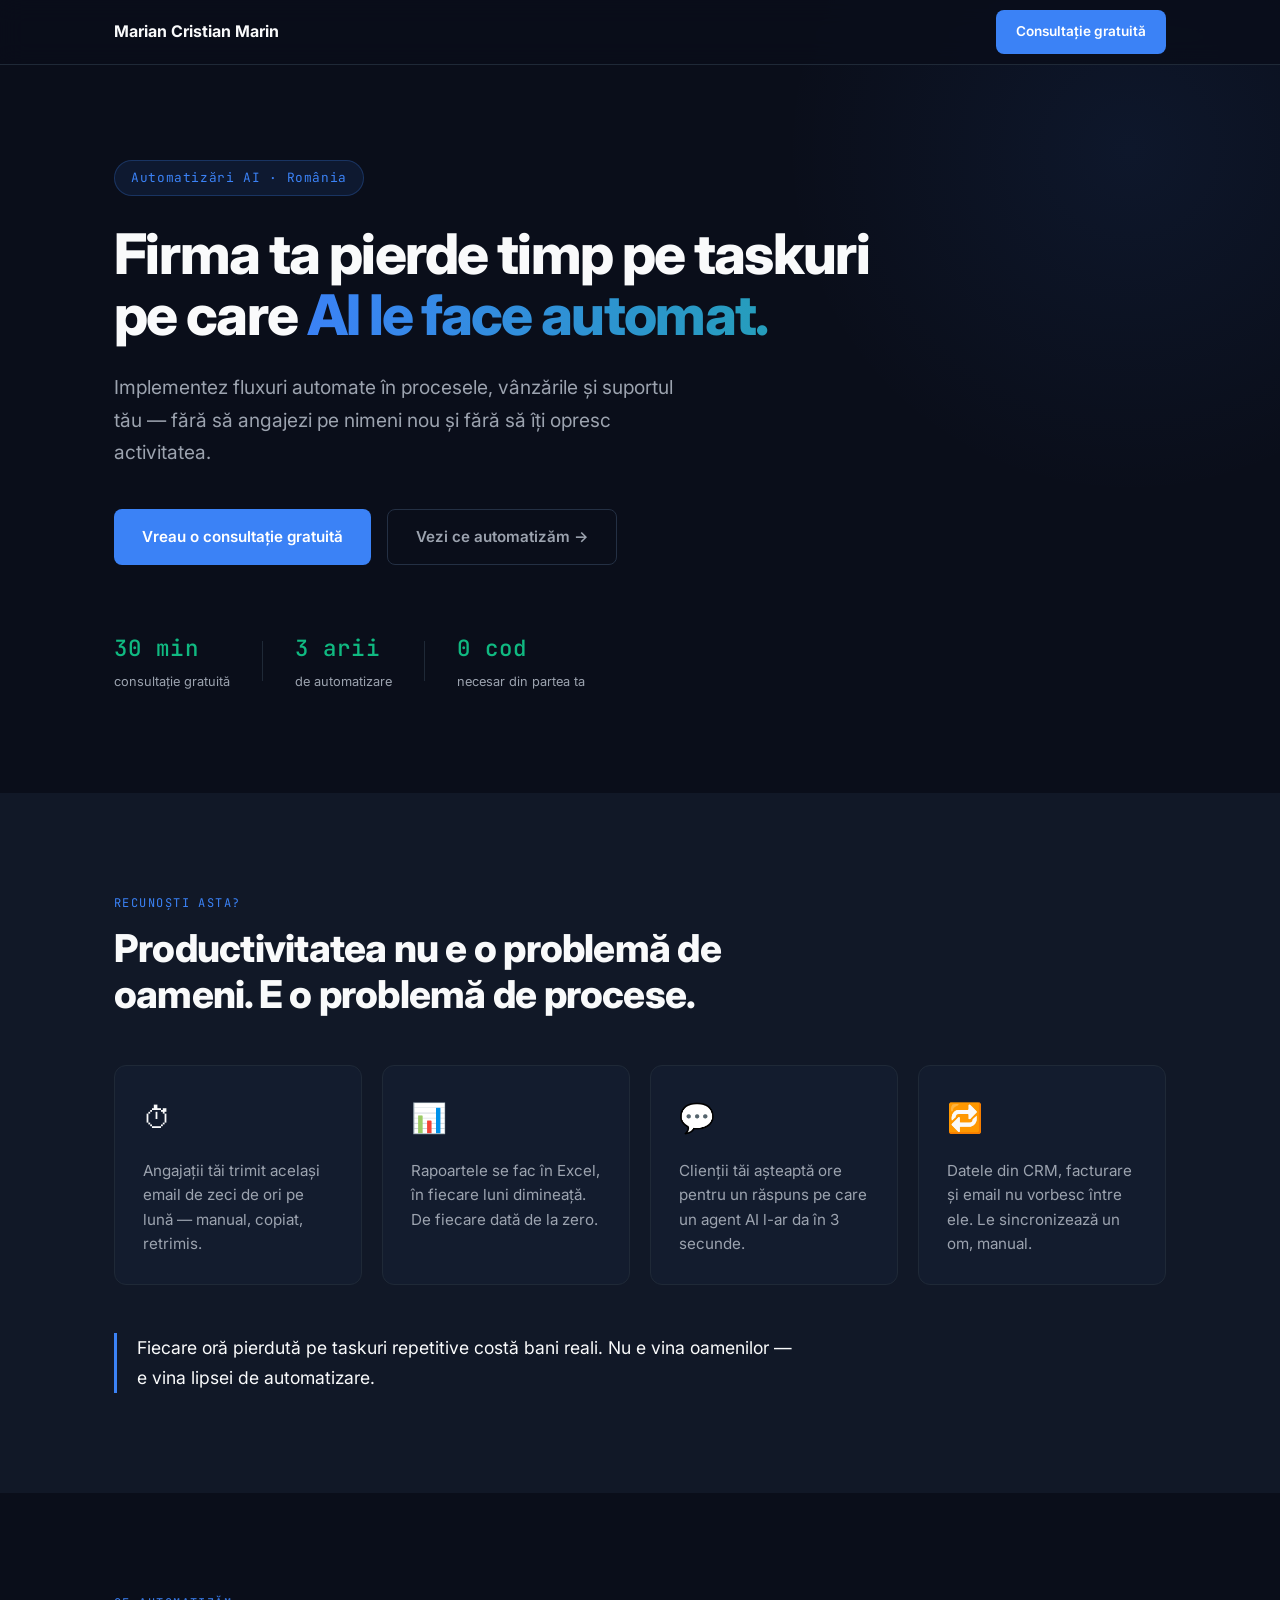
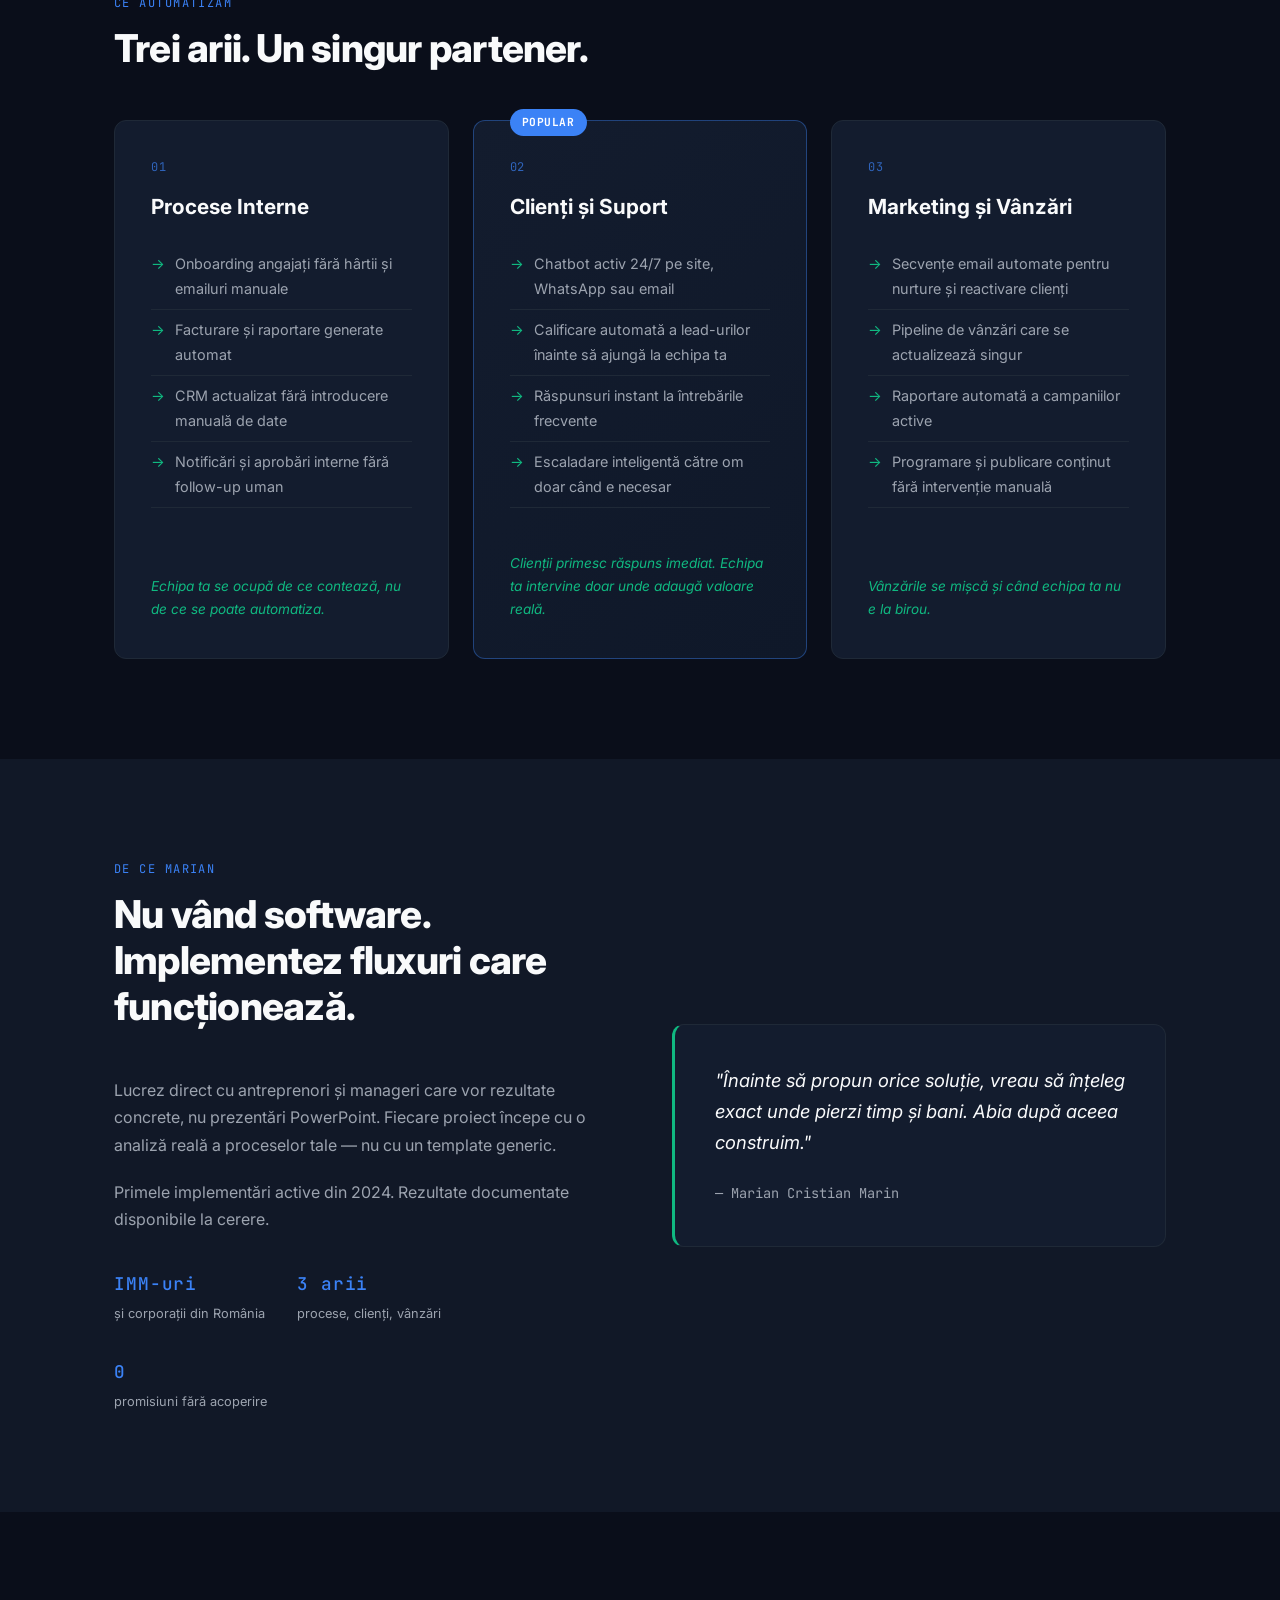
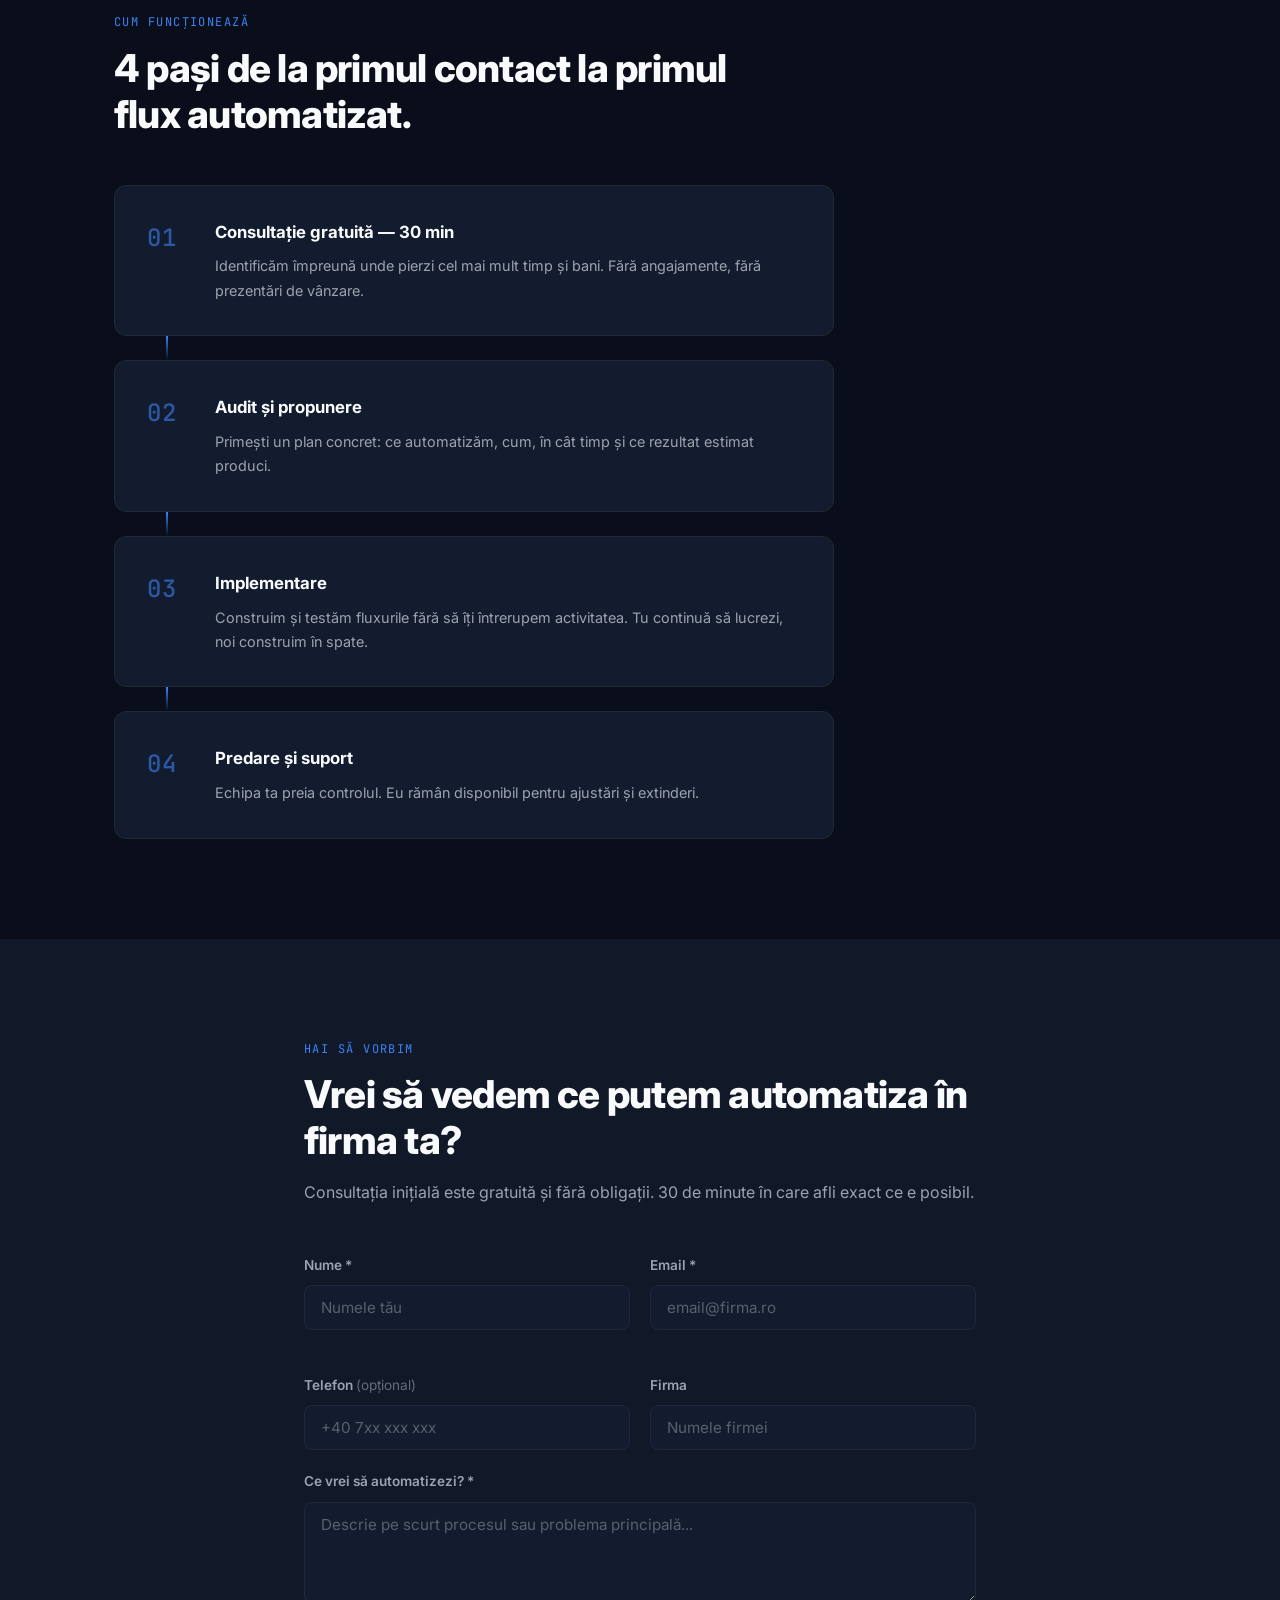
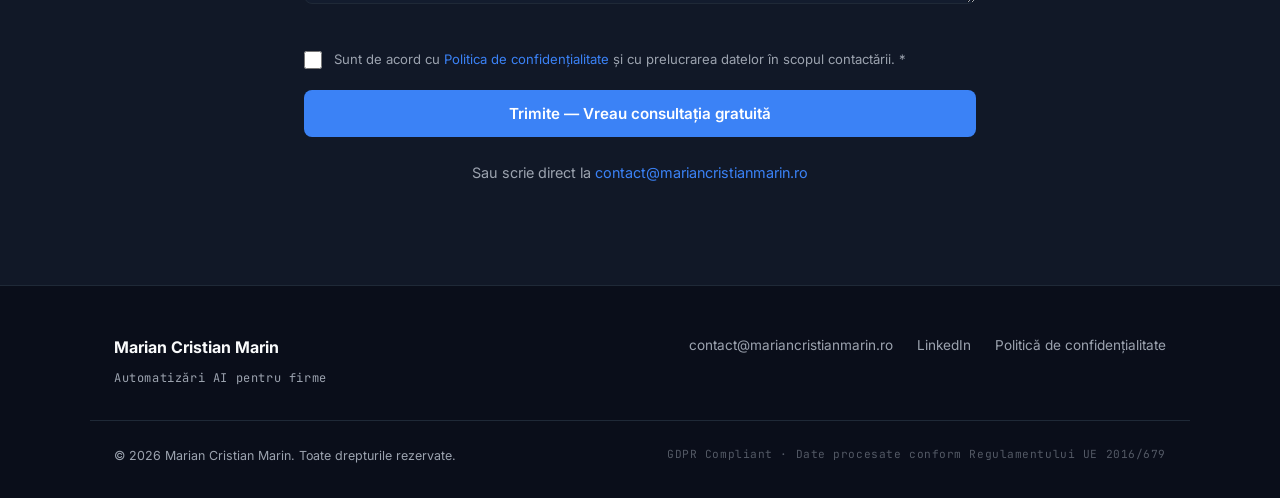
<file: preview.html>
<!DOCTYPE html>
<html lang="ro">
<head>
  <meta charset="UTF-8" />
  <meta name="viewport" content="width=device-width, initial-scale=1.0" />
  <title>Automatizări AI pentru Firme — Marian Cristian Marin</title>
  <link href="https://fonts.googleapis.com/css2?family=Inter:wght@400;500;600;700;800&family=JetBrains+Mono:wght@400;500&display=swap" rel="stylesheet" />
  <style>
*, *::before, *::after { box-sizing: border-box; margin: 0; padding: 0; }
:root {
  --bg-primary: #0A0E1A; --bg-secondary: #111827; --bg-card: #131C2E;
  --accent-blue: #3B82F6; --accent-green: #10B981;
  --text-primary: #F9FAFB; --text-secondary: #9CA3AF;
  --border: #1F2937; --border-light: #243044;
  --font-main: 'Inter', sans-serif; --font-mono: 'JetBrains Mono', monospace;
  --max-width: 1100px; --radius: 12px; --radius-sm: 8px;
}
html { scroll-behavior: smooth; }
body { background-color: var(--bg-primary); color: var(--text-primary); font-family: var(--font-main); font-size: 16px; line-height: 1.7; -webkit-font-smoothing: antialiased; }
.container { max-width: var(--max-width); margin: 0 auto; padding: 0 24px; }
.mono { font-family: var(--font-mono); font-size: 0.8rem; letter-spacing: 0.05em; }
.section-label { color: var(--accent-blue); text-transform: uppercase; font-size: 0.75rem; letter-spacing: 0.12em; margin-bottom: 12px; display: block; }
.section-title { font-size: clamp(1.6rem, 3.5vw, 2.4rem); font-weight: 800; line-height: 1.2; letter-spacing: -0.02em; margin-bottom: 48px; max-width: 680px; }
.gradient-text { background: linear-gradient(90deg, var(--accent-blue), var(--accent-green)); -webkit-background-clip: text; -webkit-text-fill-color: transparent; background-clip: text; background-size: 200% auto; animation: gradientShift 4s ease infinite; }
@keyframes gradientShift { 0% { background-position: 0% center; } 50% { background-position: 100% center; } 100% { background-position: 0% center; } }
.btn { display: inline-flex; align-items: center; justify-content: center; padding: 14px 28px; border-radius: var(--radius-sm); font-family: var(--font-main); font-size: 0.95rem; font-weight: 600; text-decoration: none; cursor: pointer; transition: all 0.2s ease; border: none; white-space: nowrap; }
.btn--primary { background: var(--accent-blue); color: #fff; }
.btn--primary:hover { background: #2563EB; transform: translateY(-1px); box-shadow: 0 8px 24px rgba(59,130,246,0.35); }
.btn--ghost { background: transparent; color: var(--text-secondary); border: 1px solid var(--border-light); }
.btn--ghost:hover { border-color: var(--accent-blue); color: var(--text-primary); }
.btn--nav { background: var(--accent-blue); color: #fff; padding: 10px 20px; font-size: 0.85rem; }
.btn--full { width: 100%; }
.nav { position: fixed; top: 0; left: 0; right: 0; z-index: 100; background: rgba(10,14,26,0.85); backdrop-filter: blur(12px); border-bottom: 1px solid var(--border); }
.nav__inner { display: flex; align-items: center; justify-content: space-between; height: 64px; }
.nav__logo { font-weight: 700; font-size: 1rem; }
.hero { position: relative; padding: 160px 24px 100px; overflow: hidden; }
.hero__inner { position: relative; z-index: 2; }
.hero__tag { display: inline-flex; align-items: center; background: rgba(59,130,246,0.1); border: 1px solid rgba(59,130,246,0.25); border-radius: 100px; padding: 6px 16px; margin-bottom: 28px; color: var(--accent-blue); }
.hero__headline { font-size: clamp(2rem, 5vw, 3.5rem); font-weight: 800; line-height: 1.1; letter-spacing: -0.03em; max-width: 800px; margin-bottom: 24px; }
.hero__sub { font-size: clamp(1rem, 2vw, 1.2rem); color: var(--text-secondary); max-width: 560px; margin-bottom: 40px; }
.hero__cta { display: flex; gap: 16px; flex-wrap: wrap; margin-bottom: 64px; }
.hero__proof { display: flex; align-items: center; gap: 32px; flex-wrap: wrap; }
.proof__item { display: flex; flex-direction: column; gap: 4px; }
.proof__num { font-size: 1.4rem; font-weight: 500; color: var(--accent-green); }
.proof__label { font-size: 0.8rem; color: var(--text-secondary); }
.proof__divider { width: 1px; height: 40px; background: var(--border); }
.hero__bg-glow { position: absolute; top: -200px; right: -200px; width: 700px; height: 700px; background: radial-gradient(circle, rgba(59,130,246,0.08) 0%, transparent 70%); pointer-events: none; z-index: 1; }
.problema { padding: 100px 24px; background: var(--bg-secondary); }
.problema__grid { display: grid; grid-template-columns: repeat(auto-fit, minmax(240px, 1fr)); gap: 20px; margin-bottom: 48px; }
.problema__card { background: var(--bg-card); border: 1px solid var(--border); border-radius: var(--radius); padding: 28px; transition: border-color 0.2s, transform 0.2s; }
.problema__card:hover { border-color: var(--border-light); transform: translateY(-2px); }
.problema__icon { font-size: 1.8rem; margin-bottom: 16px; }
.problema__card p { color: var(--text-secondary); font-size: 0.95rem; line-height: 1.6; }
.problema__concluzie { font-size: 1.1rem; border-left: 3px solid var(--accent-blue); padding-left: 20px; max-width: 680px; }
.servicii { padding: 100px 24px; }
.servicii__grid { display: grid; grid-template-columns: repeat(auto-fit, minmax(300px, 1fr)); gap: 24px; }
.serviciu__card { background: var(--bg-card); border: 1px solid var(--border); border-radius: var(--radius); padding: 36px; transition: border-color 0.2s, transform 0.2s; display: flex; flex-direction: column; }
.serviciu__card:hover { border-color: var(--accent-blue); transform: translateY(-3px); box-shadow: 0 12px 40px rgba(59,130,246,0.1); }
.serviciu__card--accent { border-color: rgba(59,130,246,0.4); background: linear-gradient(135deg,#131C2E 0%,#0F1829 100%); position: relative; }
.serviciu__card--accent::before { content: 'Popular'; position: absolute; top: -12px; left: 36px; background: var(--accent-blue); color: #fff; font-size: 0.7rem; font-weight: 700; padding: 4px 12px; border-radius: 100px; letter-spacing: 0.05em; text-transform: uppercase; font-family: var(--font-mono); }
.serviciu__num { color: var(--accent-blue); font-size: 0.75rem; margin-bottom: 12px; opacity: 0.7; }
.serviciu__title { font-size: 1.3rem; font-weight: 700; margin-bottom: 20px; }
.serviciu__list { list-style: none; margin-bottom: 24px; flex: 1; }
.serviciu__list li { color: var(--text-secondary); font-size: 0.9rem; padding: 8px 0; border-bottom: 1px solid var(--border); display: flex; gap: 10px; }
.serviciu__list li::before { content: '→'; color: var(--accent-green); flex-shrink: 0; }
.serviciu__impact { font-size: 0.85rem; color: var(--accent-green); font-style: italic; margin-top: auto; padding-top: 20px; }
.credibilitate { padding: 100px 24px; background: var(--bg-secondary); }
.credibilitate__inner { display: grid; grid-template-columns: 1fr 1fr; gap: 64px; align-items: center; }
.credibilitate__text p { color: var(--text-secondary); margin-bottom: 20px; }
.credibilitate__stats { display: flex; gap: 32px; margin-top: 36px; flex-wrap: wrap; }
.stat { display: flex; flex-direction: column; gap: 4px; }
.stat__num { font-size: 1.1rem; color: var(--accent-blue); font-weight: 500; }
.stat__label { font-size: 0.8rem; color: var(--text-secondary); }
.credibilitate__quote { background: var(--bg-card); border: 1px solid var(--border); border-left: 3px solid var(--accent-green); border-radius: var(--radius); padding: 40px; }
.credibilitate__quote blockquote { font-size: 1.15rem; line-height: 1.7; font-style: italic; margin-bottom: 20px; }
.credibilitate__quote cite { font-size: 0.85rem; color: var(--text-secondary); font-style: normal; font-family: var(--font-mono); }
.proces { padding: 100px 24px; }
.proces__steps { display: flex; flex-direction: column; max-width: 720px; }
.pas { display: flex; gap: 28px; align-items: flex-start; padding: 32px; background: var(--bg-card); border: 1px solid var(--border); border-radius: var(--radius); transition: border-color 0.2s; }
.pas:hover { border-color: var(--accent-blue); }
.pas__connector { width: 2px; height: 24px; background: linear-gradient(to bottom, var(--accent-blue), transparent); margin-left: 52px; }
.pas__num { font-size: 1.5rem; color: var(--accent-blue); font-weight: 500; min-width: 40px; opacity: 0.6; }
.pas__title { font-size: 1.05rem; font-weight: 700; margin-bottom: 8px; }
.pas__desc { color: var(--text-secondary); font-size: 0.9rem; }
.cta-final { padding: 100px 24px; background: var(--bg-secondary); }
.cta-final__inner { max-width: 720px; margin: 0 auto; }
.cta-final__title { font-size: clamp(1.6rem, 3.5vw, 2.4rem); font-weight: 800; letter-spacing: -0.02em; line-height: 1.2; margin-bottom: 16px; }
.cta-final__sub { color: var(--text-secondary); margin-bottom: 48px; }
.contact-form { display: flex; flex-direction: column; gap: 20px; }
.form__row { display: grid; grid-template-columns: 1fr 1fr; gap: 20px; }
.form__group { display: flex; flex-direction: column; gap: 8px; }
.form__group--full { grid-column: 1 / -1; }
.form__group label { font-size: 0.85rem; font-weight: 600; color: var(--text-secondary); }
.optional { font-weight: 400; opacity: 0.6; }
.form__group input, .form__group textarea { background: var(--bg-card); border: 1px solid var(--border); border-radius: var(--radius-sm); padding: 12px 16px; font-family: var(--font-main); font-size: 0.95rem; color: var(--text-primary); transition: border-color 0.2s, box-shadow 0.2s; width: 100%; }
.form__group input::placeholder, .form__group textarea::placeholder { color: rgba(156,163,175,0.5); }
.form__group input:focus, .form__group textarea:focus { outline: none; border-color: var(--accent-blue); box-shadow: 0 0 0 3px rgba(59,130,246,0.1); }
.form__group input.error, .form__group textarea.error { border-color: #EF4444; }
.form__error { font-size: 0.78rem; color: #EF4444; min-height: 16px; }
.form__gdpr { display: flex; align-items: flex-start; gap: 12px; }
.form__gdpr input[type="checkbox"] { width: 18px; height: 18px; flex-shrink: 0; margin-top: 3px; accent-color: var(--accent-blue); }
.form__gdpr label { font-size: 0.82rem; color: var(--text-secondary); }
.form__success { background: rgba(16,185,129,0.1); border: 1px solid rgba(16,185,129,0.3); border-radius: var(--radius-sm); padding: 16px 20px; color: var(--accent-green); font-size: 0.9rem; text-align: center; }
.cta-final__alt { text-align: center; margin-top: 24px; color: var(--text-secondary); font-size: 0.9rem; }
.link { color: var(--accent-blue); text-decoration: none; }
.link:hover { text-decoration: underline; }
.footer { padding: 48px 24px 32px; border-top: 1px solid var(--border); }
.footer__inner { display: flex; justify-content: space-between; align-items: flex-start; gap: 32px; margin-bottom: 32px; flex-wrap: wrap; }
.footer__left { display: flex; flex-direction: column; gap: 6px; }
.footer__name { font-weight: 700; }
.footer__tagline { color: var(--text-secondary); font-size: 0.75rem; }
.footer__links { display: flex; gap: 24px; flex-wrap: wrap; }
.footer__link { color: var(--text-secondary); text-decoration: none; font-size: 0.85rem; transition: color 0.2s; }
.footer__link:hover { color: var(--text-primary); }
.footer__bottom { display: flex; justify-content: space-between; padding-top: 24px; border-top: 1px solid var(--border); flex-wrap: wrap; gap: 12px; color: var(--text-secondary); font-size: 0.78rem; }
.footer__gdpr { color: rgba(156,163,175,0.5); font-size: 0.7rem; }
.fade-in { opacity: 0; transform: translateY(24px); transition: opacity 0.6s ease, transform 0.6s ease; }
.fade-in.visible { opacity: 1; transform: translateY(0); }
@media (max-width: 768px) {
  .hero { padding: 120px 24px 80px; }
  .hero__cta { flex-direction: column; }
  .hero__cta .btn { width: 100%; }
  .proof__divider { display: none; }
  .problema__grid, .servicii__grid, .credibilitate__inner, .form__row { grid-template-columns: 1fr; }
  .credibilitate__inner { gap: 40px; }
}
  </style>
</head>
<body>
  <nav class="nav" id="nav">
    <div class="container nav__inner">
      <span class="nav__logo">Marian Cristian Marin</span>
      <a href="#contact" class="btn btn--nav">Consultație gratuită</a>
    </div>
  </nav>
  <section class="hero" id="hero">
    <div class="container hero__inner">
      <div class="hero__tag"><span class="mono">Automatizări AI · România</span></div>
      <h1 class="hero__headline">Firma ta pierde timp pe taskuri pe care <span class="gradient-text">AI le face automat.</span></h1>
      <p class="hero__sub">Implementez fluxuri automate în procesele, vânzările și suportul tău — fără să angajezi pe nimeni nou și fără să îți opresc activitatea.</p>
      <div class="hero__cta">
        <a href="#contact" class="btn btn--primary">Vreau o consultație gratuită</a>
        <a href="#servicii" class="btn btn--ghost">Vezi ce automatizăm →</a>
      </div>
      <div class="hero__proof">
        <div class="proof__item"><span class="proof__num mono">30 min</span><span class="proof__label">consultație gratuită</span></div>
        <div class="proof__divider"></div>
        <div class="proof__item"><span class="proof__num mono">3 arii</span><span class="proof__label">de automatizare</span></div>
        <div class="proof__divider"></div>
        <div class="proof__item"><span class="proof__num mono">0 cod</span><span class="proof__label">necesar din partea ta</span></div>
      </div>
    </div>
    <div class="hero__bg-glow" aria-hidden="true"></div>
  </section>
  <section class="problema" id="problema">
    <div class="container">
      <div class="section-label mono">Recunoști asta?</div>
      <h2 class="section-title">Productivitatea nu e o problemă de oameni. E o problemă de procese.</h2>
      <div class="problema__grid">
        <div class="problema__card fade-in"><div class="problema__icon">⏱</div><p>Angajații tăi trimit același email de zeci de ori pe lună — manual, copiat, retrimis.</p></div>
        <div class="problema__card fade-in"><div class="problema__icon">📊</div><p>Rapoartele se fac în Excel, în fiecare luni dimineață. De fiecare dată de la zero.</p></div>
        <div class="problema__card fade-in"><div class="problema__icon">💬</div><p>Clienții tăi așteaptă ore pentru un răspuns pe care un agent AI l-ar da în 3 secunde.</p></div>
        <div class="problema__card fade-in"><div class="problema__icon">🔁</div><p>Datele din CRM, facturare și email nu vorbesc între ele. Le sincronizează un om, manual.</p></div>
      </div>
      <p class="problema__concluzie">Fiecare oră pierdută pe taskuri repetitive costă bani reali. Nu e vina oamenilor — e vina lipsei de automatizare.</p>
    </div>
  </section>
  <section class="servicii" id="servicii">
    <div class="container">
      <div class="section-label mono">Ce automatizăm</div>
      <h2 class="section-title">Trei arii. Un singur partener.</h2>
      <div class="servicii__grid">
        <div class="serviciu__card fade-in">
          <div class="serviciu__num mono">01</div>
          <h3 class="serviciu__title">Procese Interne</h3>
          <ul class="serviciu__list">
            <li>Onboarding angajați fără hârtii și emailuri manuale</li>
            <li>Facturare și raportare generate automat</li>
            <li>CRM actualizat fără introducere manuală de date</li>
            <li>Notificări și aprobări interne fără follow-up uman</li>
          </ul>
          <p class="serviciu__impact">Echipa ta se ocupă de ce contează, nu de ce se poate automatiza.</p>
        </div>
        <div class="serviciu__card serviciu__card--accent fade-in">
          <div class="serviciu__num mono">02</div>
          <h3 class="serviciu__title">Clienți și Suport</h3>
          <ul class="serviciu__list">
            <li>Chatbot activ 24/7 pe site, WhatsApp sau email</li>
            <li>Calificare automată a lead-urilor înainte să ajungă la echipa ta</li>
            <li>Răspunsuri instant la întrebările frecvente</li>
            <li>Escaladare inteligentă către om doar când e necesar</li>
          </ul>
          <p class="serviciu__impact">Clienții primesc răspuns imediat. Echipa ta intervine doar unde adaugă valoare reală.</p>
        </div>
        <div class="serviciu__card fade-in">
          <div class="serviciu__num mono">03</div>
          <h3 class="serviciu__title">Marketing și Vânzări</h3>
          <ul class="serviciu__list">
            <li>Secvențe email automate pentru nurture și reactivare clienți</li>
            <li>Pipeline de vânzări care se actualizează singur</li>
            <li>Raportare automată a campaniilor active</li>
            <li>Programare și publicare conținut fără intervenție manuală</li>
          </ul>
          <p class="serviciu__impact">Vânzările se mișcă și când echipa ta nu e la birou.</p>
        </div>
      </div>
    </div>
  </section>
  <section class="credibilitate" id="despre">
    <div class="container credibilitate__inner">
      <div class="credibilitate__text fade-in">
        <div class="section-label mono">De ce Marian</div>
        <h2 class="section-title">Nu vând software. Implementez fluxuri care funcționează.</h2>
        <p>Lucrez direct cu antreprenori și manageri care vor rezultate concrete, nu prezentări PowerPoint. Fiecare proiect începe cu o analiză reală a proceselor tale — nu cu un template generic.</p>
        <p>Primele implementări active din 2024. Rezultate documentate disponibile la cerere.</p>
        <div class="credibilitate__stats">
          <div class="stat"><span class="stat__num mono">IMM-uri</span><span class="stat__label">și corporații din România</span></div>
          <div class="stat"><span class="stat__num mono">3 arii</span><span class="stat__label">procese, clienți, vânzări</span></div>
          <div class="stat"><span class="stat__num mono">0</span><span class="stat__label">promisiuni fără acoperire</span></div>
        </div>
      </div>
      <div class="credibilitate__quote fade-in">
        <blockquote>"Înainte să propun orice soluție, vreau să înțeleg exact unde pierzi timp și bani. Abia după aceea construim."</blockquote>
        <cite>— Marian Cristian Marin</cite>
      </div>
    </div>
  </section>
  <section class="proces" id="proces">
    <div class="container">
      <div class="section-label mono">Cum funcționează</div>
      <h2 class="section-title">4 pași de la primul contact la primul flux automatizat.</h2>
      <div class="proces__steps">
        <div class="pas fade-in"><div class="pas__num mono">01</div><div class="pas__content"><h3 class="pas__title">Consultație gratuită — 30 min</h3><p class="pas__desc">Identificăm împreună unde pierzi cel mai mult timp și bani. Fără angajamente, fără prezentări de vânzare.</p></div></div>
        <div class="pas__connector"></div>
        <div class="pas fade-in"><div class="pas__num mono">02</div><div class="pas__content"><h3 class="pas__title">Audit și propunere</h3><p class="pas__desc">Primești un plan concret: ce automatizăm, cum, în cât timp și ce rezultat estimat produci.</p></div></div>
        <div class="pas__connector"></div>
        <div class="pas fade-in"><div class="pas__num mono">03</div><div class="pas__content"><h3 class="pas__title">Implementare</h3><p class="pas__desc">Construim și testăm fluxurile fără să îți întrerupem activitatea. Tu continuă să lucrezi, noi construim în spate.</p></div></div>
        <div class="pas__connector"></div>
        <div class="pas fade-in"><div class="pas__num mono">04</div><div class="pas__content"><h3 class="pas__title">Predare și suport</h3><p class="pas__desc">Echipa ta preia controlul. Eu rămân disponibil pentru ajustări și extinderi.</p></div></div>
      </div>
    </div>
  </section>
  <section class="cta-final" id="contact">
    <div class="container cta-final__inner fade-in">
      <div class="section-label mono">Hai să vorbim</div>
      <h2 class="cta-final__title">Vrei să vedem ce putem automatiza în firma ta?</h2>
      <p class="cta-final__sub">Consultația inițială este gratuită și fără obligații. 30 de minute în care afli exact ce e posibil.</p>
      <form class="contact-form" id="contactForm" novalidate>
        <div class="form__row">
          <div class="form__group"><label for="nume">Nume *</label><input type="text" id="nume" name="nume" placeholder="Numele tău" required /><span class="form__error" id="err-nume"></span></div>
          <div class="form__group"><label for="email">Email *</label><input type="email" id="email" name="email" placeholder="email@firma.ro" required /><span class="form__error" id="err-email"></span></div>
        </div>
        <div class="form__row">
          <div class="form__group"><label for="telefon">Telefon <span class="optional">(opțional)</span></label><input type="tel" id="telefon" name="telefon" placeholder="+40 7xx xxx xxx" /></div>
          <div class="form__group"><label for="firma">Firma</label><input type="text" id="firma" name="firma" placeholder="Numele firmei" /></div>
        </div>
        <div class="form__group form__group--full"><label for="mesaj">Ce vrei să automatizezi? *</label><textarea id="mesaj" name="mesaj" rows="4" placeholder="Descrie pe scurt procesul sau problema principală..." required></textarea><span class="form__error" id="err-mesaj"></span></div>
        <div class="form__gdpr">
          <input type="checkbox" id="gdpr" name="gdpr" required />
          <label for="gdpr">Sunt de acord cu <a href="#" class="link">Politica de confidențialitate</a> și cu prelucrarea datelor în scopul contactării. *</label>
          <span class="form__error" id="err-gdpr"></span>
        </div>
        <button type="submit" class="btn btn--primary btn--full">Trimite — Vreau consultația gratuită</button>
        <div class="form__success" id="formSuccess" style="display:none;">✓ Mesajul a fost trimis. Te contactez în cel mult 24 de ore.</div>
      </form>
      <p class="cta-final__alt">Sau scrie direct la <a href="mailto:contact@mariancristianmarin.ro" class="link">contact@mariancristianmarin.ro</a></p>
    </div>
  </section>
  <footer class="footer">
    <div class="container footer__inner">
      <div class="footer__left"><span class="footer__name">Marian Cristian Marin</span><span class="footer__tagline mono">Automatizări AI pentru firme</span></div>
      <div class="footer__links">
        <a href="mailto:contact@mariancristianmarin.ro" class="footer__link">contact@mariancristianmarin.ro</a>
        <a href="https://linkedin.com" target="_blank" rel="noopener" class="footer__link">LinkedIn</a>
        <a href="#" class="footer__link">Politică de confidențialitate</a>
      </div>
    </div>
    <div class="container footer__bottom">
      <span>© 2026 Marian Cristian Marin. Toate drepturile rezervate.</span>
      <span class="mono footer__gdpr">GDPR Compliant · Date procesate conform Regulamentului UE 2016/679</span>
    </div>
  </footer>
  <script>
const nav = document.getElementById('nav');
window.addEventListener('scroll', () => { nav.style.background = window.scrollY > 50 ? 'rgba(10,14,26,0.97)' : 'rgba(10,14,26,0.85)'; });
const obs = new IntersectionObserver((entries) => { entries.forEach((e,i) => { if(e.isIntersecting){ setTimeout(()=>e.target.classList.add('visible'), i*80); obs.unobserve(e.target); } }); }, { threshold: 0.12, rootMargin: '0px 0px -40px 0px' });
document.querySelectorAll('.fade-in').forEach(el => obs.observe(el));
const form = document.getElementById('contactForm');
const successMsg = document.getElementById('formSuccess');
function showError(id, msg){ document.getElementById('err-'+id).textContent=msg; document.getElementById(id).classList.add('error'); }
function clearError(id){ const el=document.getElementById('err-'+id); const inp=document.getElementById(id); if(el)el.textContent=''; if(inp)inp.classList.remove('error'); }
['nume','email','mesaj'].forEach(id=>{ const el=document.getElementById(id); if(el)el.addEventListener('input',()=>clearError(id)); });
if(form){ form.addEventListener('submit',(e)=>{ e.preventDefault(); let valid=true; ['nume','email','mesaj','gdpr'].forEach(id=>clearError(id));
const nume=document.getElementById('nume').value.trim(); const email=document.getElementById('email').value.trim(); const mesaj=document.getElementById('mesaj').value.trim(); const gdpr=document.getElementById('gdpr').checked;
if(!nume){showError('nume','Te rog introdu numele tău.');valid=false;}
if(!email){showError('email','Te rog introdu adresa de email.');valid=false;}else if(!/^[^\s@]+@[^\s@]+\.[^\s@]+$/.test(email)){showError('email','Adresa de email nu este validă.');valid=false;}
if(!mesaj){showError('mesaj','Te rog descrie pe scurt ce vrei să automatizezi.');valid=false;}
if(!gdpr){showError('gdpr','Este necesar acordul pentru prelucrarea datelor.');valid=false;}
if(!valid)return;
const btn=form.querySelector('button[type="submit"]'); btn.textContent='Se trimite...'; btn.disabled=true;
setTimeout(()=>{ form.style.display='none'; successMsg.style.display='block'; },1000); }); }
document.querySelectorAll('a[href^="#"]').forEach(a=>{ a.addEventListener('click',(e)=>{ const t=document.querySelector(a.getAttribute('href')); if(t){e.preventDefault(); window.scrollTo({top:t.getBoundingClientRect().top+window.scrollY-80,behavior:'smooth'});} }); });
  </script>
</body>
</html>
</file>
